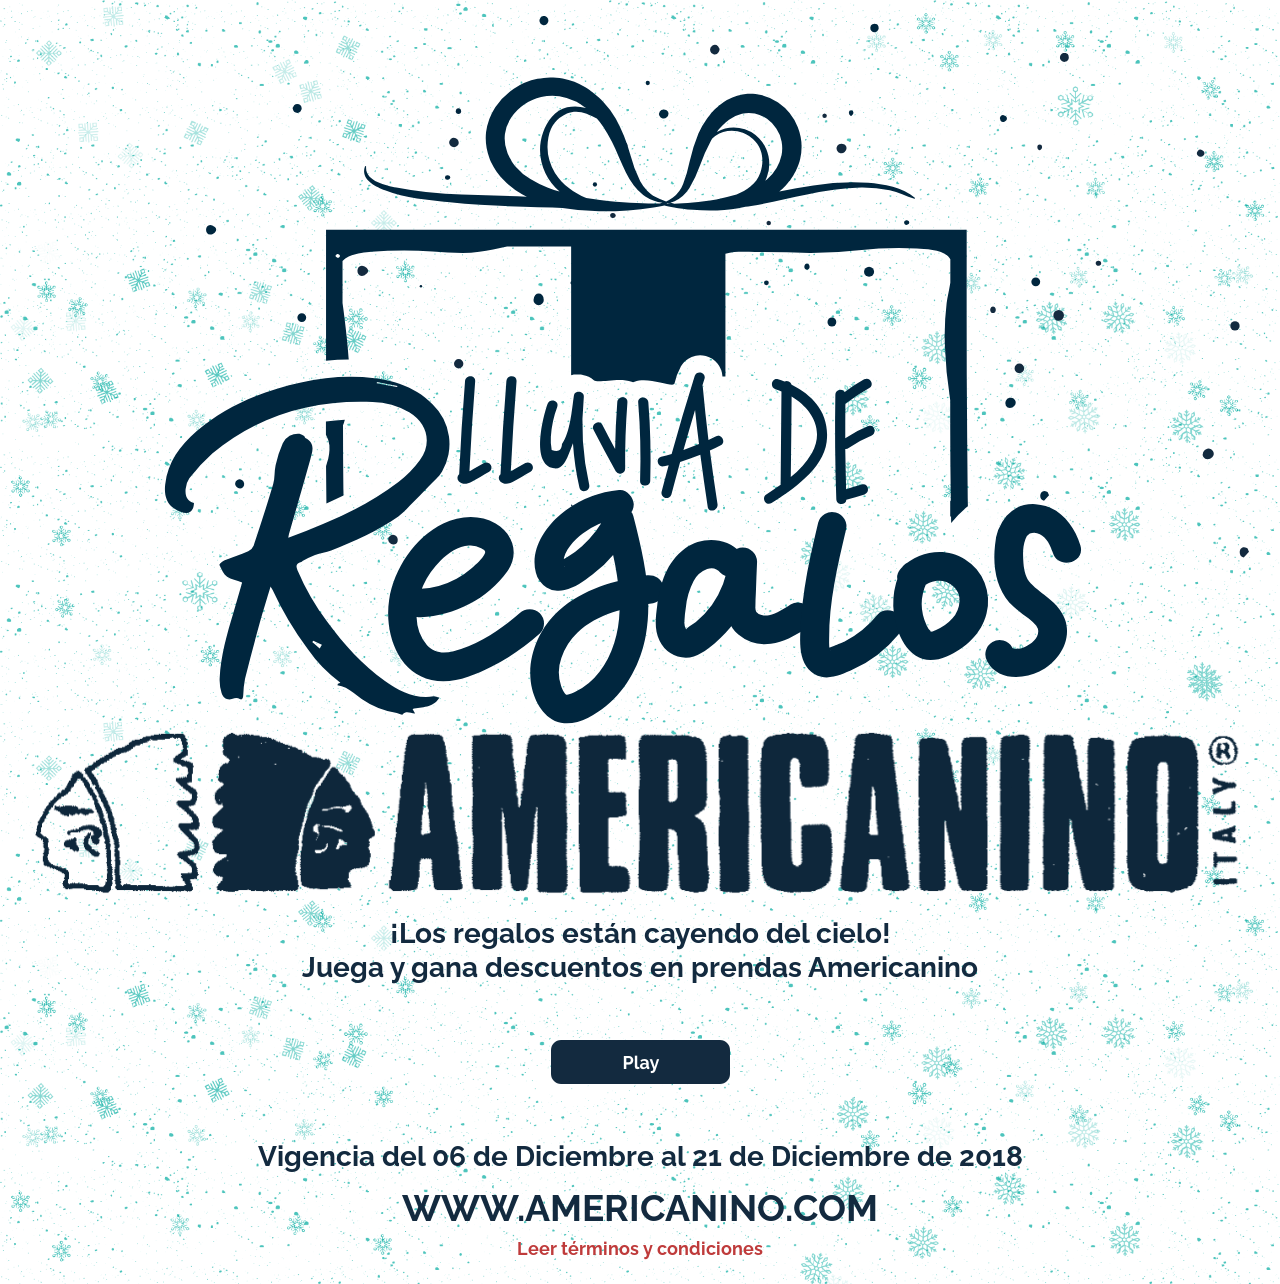
<file: index.html>
<!doctype html>
<html xmlns="http://www.w3.org/1999/xhtml" xmlns:vtex="http://www.vtex.com.br/2009/vtex-common" xmlns:vtex.cmc="http://www.vtex.com.br/2009/vtex-commerce" lang="en-us">
  <head>
  <meta charset="utf-8">
  <meta name="language" content="es-CO" />
  <meta name="country" content="COL" />
  <meta name="currency" content="$" />

  <title>Lluvia de regalos - Americanino Tienda online</title>
  <meta http-equiv="Content-Type" content="text/html;charset=utf-8" />
  <meta name="description" content="Jeans AMERICANINO, denim, jeans para hombre y mujer de la reconocida marca italiana con una propuesta de ropa joven." />
  <meta name="Abstract" content="americanino" />
  <meta name="author" content="americanino" />
  <meta name="copyright" content="americanino" />
  <meta name="vtex-version" content="1.4.1088.1828" />
  <meta http-equiv="pragma" content="no-cache" />

  <meta name="viewport" content="width=device-width, initial-scale=1, shrink-to-fit=no">
  <link rel="stylesheet" type="text/css" href="css/game.css">
  <link rel="stylesheet" href="https://stackpath.bootstrapcdn.com/bootstrap/4.1.3/css/bootstrap.min.css" integrity="sha384-MCw98/SFnGE8fJT3GXwEOngsV7Zt27NXFoaoApmYm81iuXoPkFOJwJ8ERdknLPMO" crossorigin="anonymous">
  <link rel="shortcut icon" href="./img/favicon.ico">
  </head>
  <body class="container-fluid">

    <div class="row p-3">
      <div class="col-12 d-flex justify-content-center">
        <img src="./img/logo-juego.svg" class="img-fluid" alt="lluvia de regalos">
      </div>
      <div class="col-12 pt-3">
        <h2 class="text-center">¡Los regalos están cayendo del cielo!<br>Juega y gana descuentos en prendas Americanino</h2>
      </div>
      <div class="col-12 d-flex justify-content-center">
        <div class="pl-3 pr-3 pt-5 pb-5">
          <a href="./game">
            <img src="./img/button-play.png" class="img-fluid" alt="play-btn">
          </a>
        </div>
      </div>
      <div class="col-12 pt-2">
        <h2 class="text-center">Vigencia del 06 de Diciembre al 21 de Diciembre de 2018</h2>
      </div>
      <div class="col-12 pt-1">
        <a target="_blank" href="https://www.americanino.com/"><h1 class="text-center">WWW.AMERICANINO.COM</h1></a>
        <a target="_blank" href="./terminos-y-condiciones.html"><h3 class="text-center text-red">Leer términos y condiciones</h3></a>
      </div>
    </div>

    <script src="https://code.jquery.com/jquery-3.3.1.slim.min.js" integrity="sha384-q8i/X+965DzO0rT7abK41JStQIAqVgRVzpbzo5smXKp4YfRvH+8abtTE1Pi6jizo" crossorigin="anonymous"></script>
    <script src="https://cdnjs.cloudflare.com/ajax/libs/popper.js/1.14.3/umd/popper.min.js" integrity="sha384-ZMP7rVo3mIykV+2+9J3UJ46jBk0WLaUAdn689aCwoqbBJiSnjAK/l8WvCWPIPm49" crossorigin="anonymous"></script>
    <script src="https://stackpath.bootstrapcdn.com/bootstrap/4.1.3/js/bootstrap.min.js" integrity="sha384-ChfqqxuZUCnJSK3+MXmPNIyE6ZbWh2IMqE241rYiqJxyMiZ6OW/JmZQ5stwEULTy" crossorigin="anonymous"></script>
  </body>
</html>
</file>
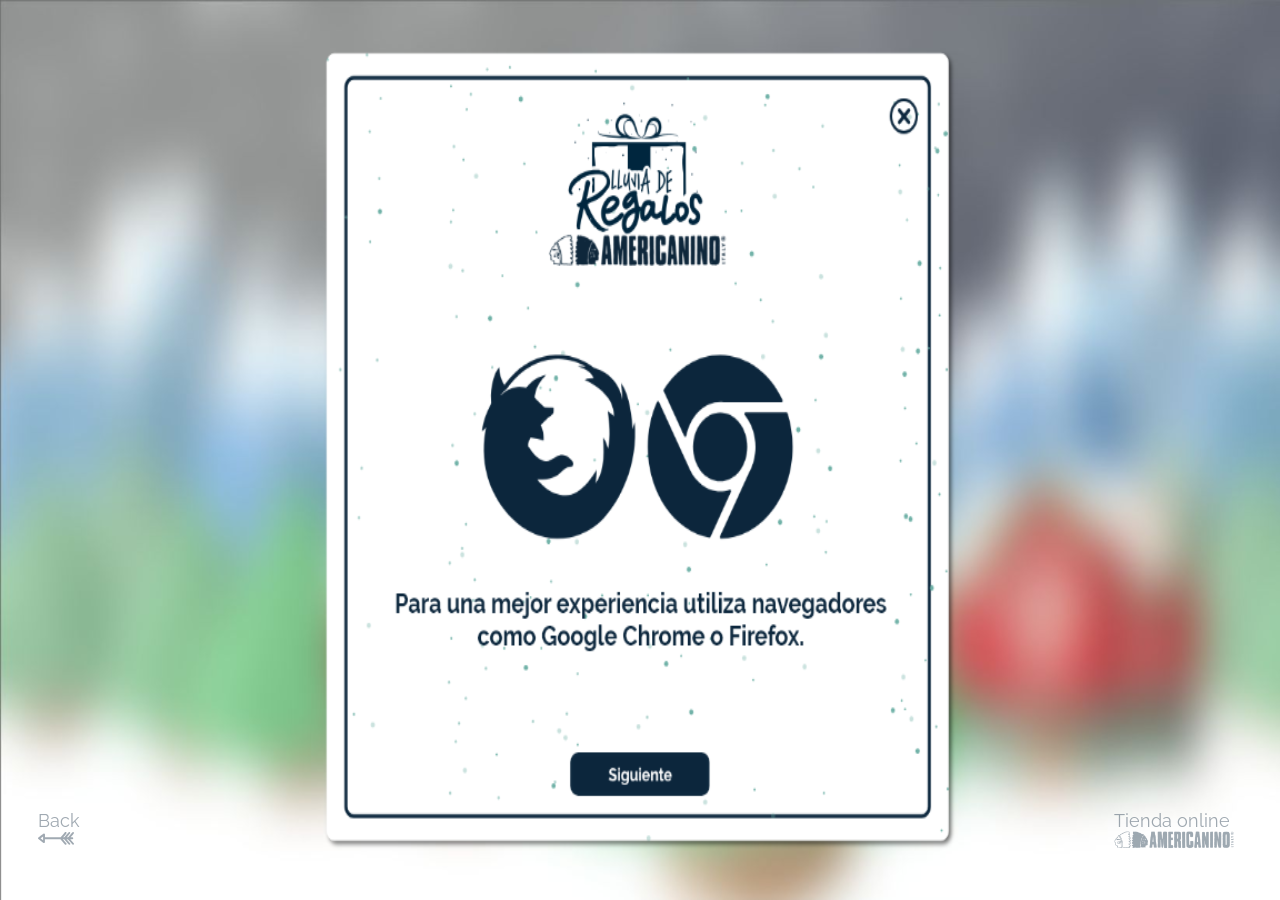
<file: game/index.html>
<!DOCTYPE html>
  <head>
    <meta charset="utf-8">
    <meta name="language" content="es-CO" />
    <meta name="country" content="COL" />
    <meta name="currency" content="$" />

    <title>Lluvia de regalos - Americanino Tienda online</title>
    <meta name="description" content="Jeans AMERICANINO, denim, jeans para hombre y mujer de la reconocida marca italiana con una propuesta de ropa joven." />
    <meta name="Abstract" content="americanino" />
    <meta name="author" content="americanino" />
    <meta name="copyright" content="americanino" />
    <meta name="vtex-version" content="1.4.1088.1828" />
    <meta http-equiv="pragma" content="no-cache" />

    <meta name="viewport" content="user-scalable=no, initial-scale=1">

    <title>Lluvia de regalos</title>
    <link rel="shortcut icon" href="./favicon.ico">

    <link rel="stylesheet" type="text/css" href="css/index.css">

    <script src="./vendor/phaser.min.js"></script>
    <script src="./bundle.js"></script>

  </head>
  <body>
    <div class="back">
      <a href="../index.html"><h1>Back</h1>
      <img src="./img/icon-back.png" alt="lluvia de regalos"></a>
    </div>
    <div class="tienda">
      <a target="_blank" href="https://www.americanino.com/"><h1>Tienda online</h1>
      <img src="./img/Logo_amcno.png" alt="tienda online" style="width: 120px;"></a>
    </div>
    <div id="landscape"></div>
  <div div="game"></div></body>
</html>
</file>
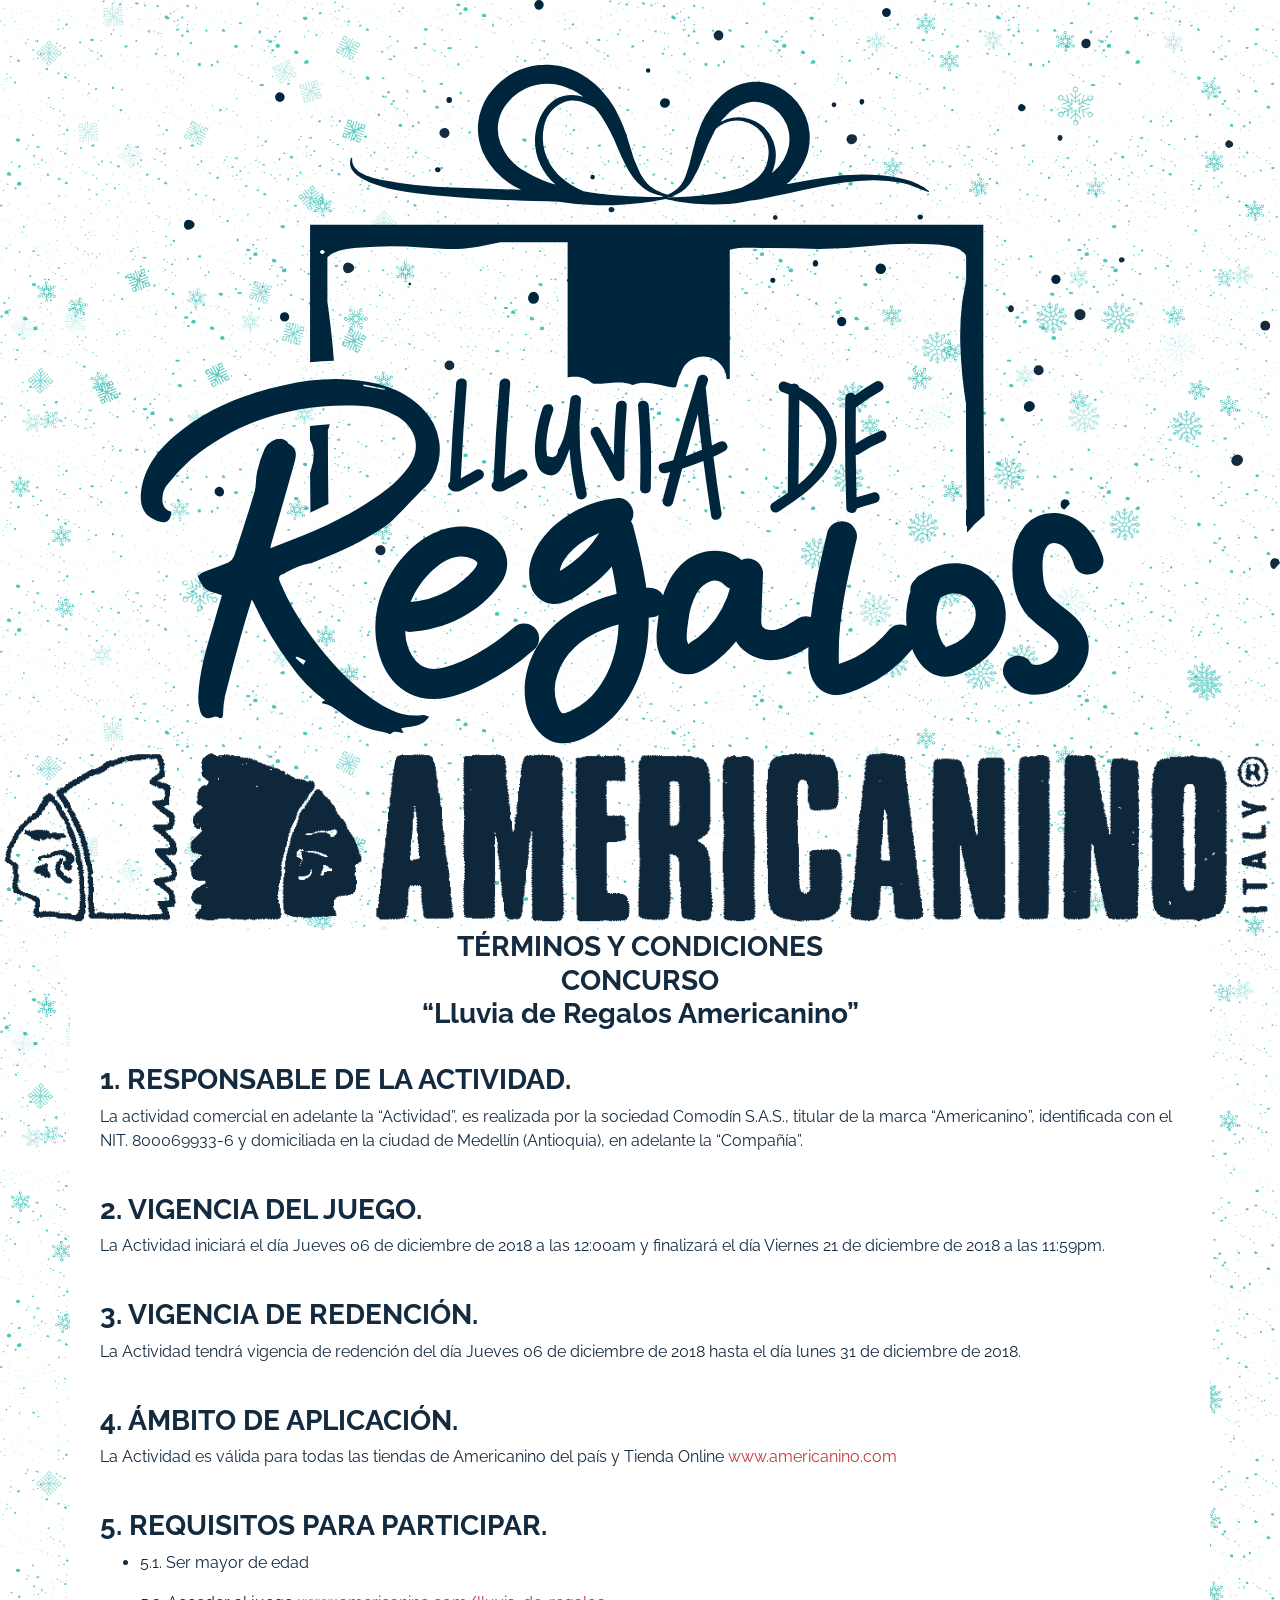
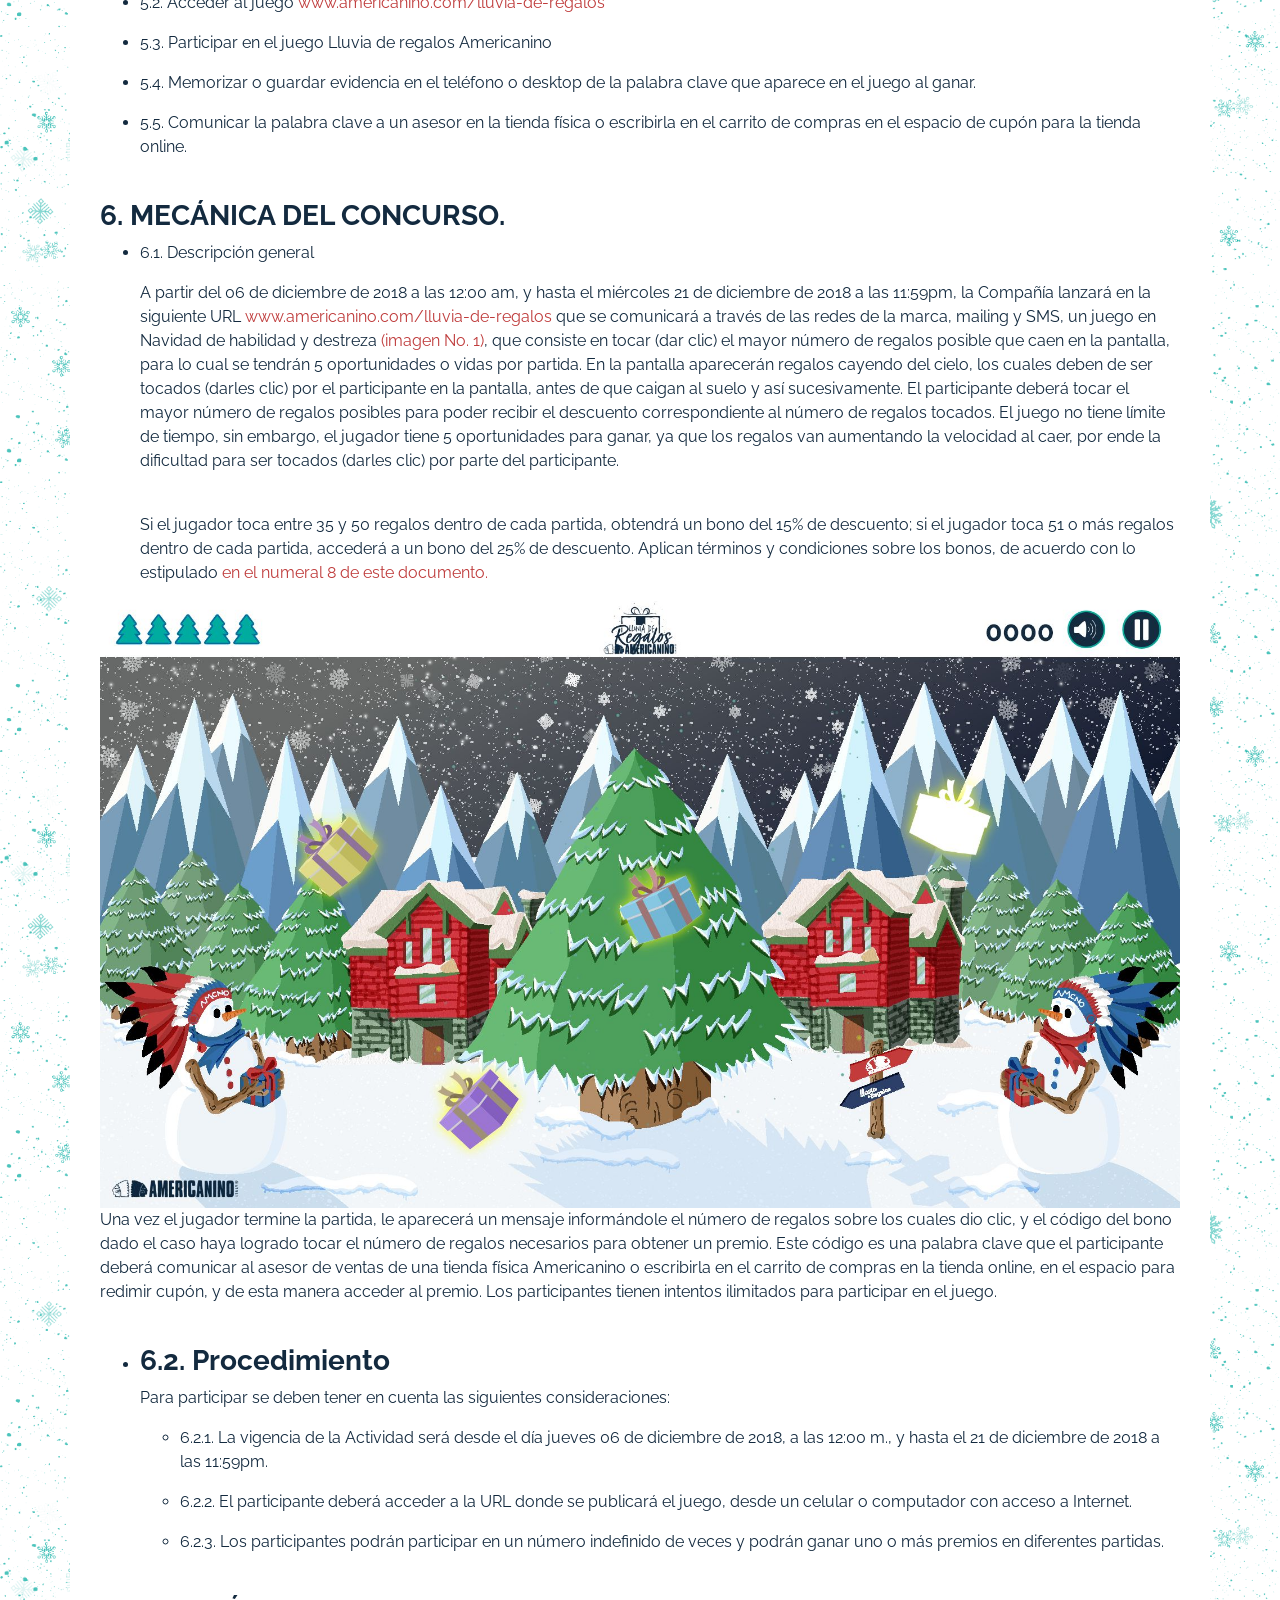
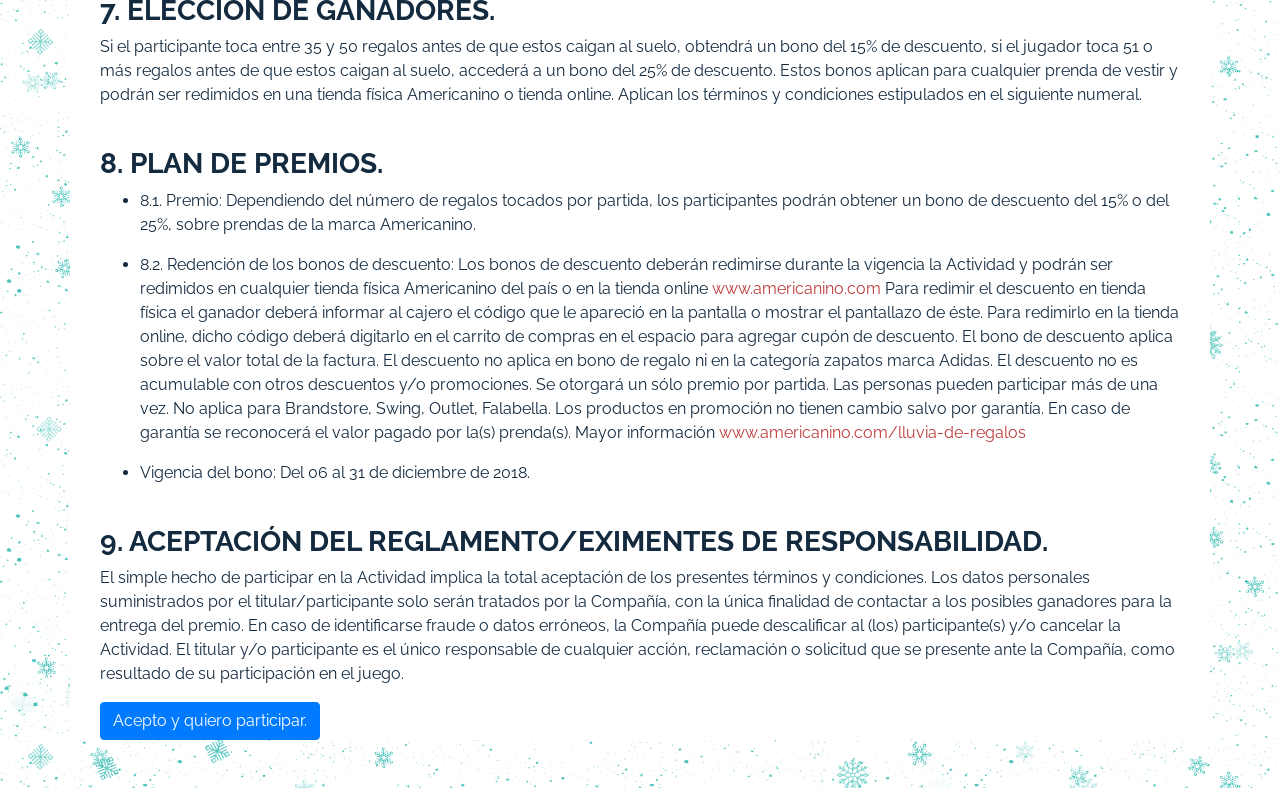
<file: terminos-y-condiciones.html>
<!DOCTYPE html>
<html xmlns="http://www.w3.org/1999/xhtml" xmlns:vtex="http://www.vtex.com.br/2009/vtex-common" xmlns:vtex.cmc="http://www.vtex.com.br/2009/vtex-commerce" lang="en-us">
  <head>
    <meta charset="utf-8">
    <meta name="language" content="es-CO" />
    <meta name="country" content="COL" />
    <meta name="currency" content="$" />

    <title>Términos y condiciones - Americanino Tienda online</title>
    <meta http-equiv="Content-Type" content="text/html;charset=utf-8" />
    <meta name="description" content="Jeans AMERICANINO, denim, jeans para hombre y mujer de la reconocida marca italiana con una propuesta de ropa joven." />
    <meta name="Abstract" content="americanino" />
    <meta name="author" content="americanino" />
    <meta name="copyright" content="americanino" />
    <meta name="vtex-version" content="1.4.1088.1828" />
    <meta http-equiv="pragma" content="no-cache" />

    <meta name="viewport" content="width=device-width, initial-scale=1, shrink-to-fit=no">
    <link rel="stylesheet" type="text/css" href="css/game.css">
    <link rel="stylesheet" href="https://stackpath.bootstrapcdn.com/bootstrap/4.1.3/css/bootstrap.min.css" integrity="sha384-MCw98/SFnGE8fJT3GXwEOngsV7Zt27NXFoaoApmYm81iuXoPkFOJwJ8ERdknLPMO" crossorigin="anonymous">
    <link rel="shortcut icon" href="./img/favicon.ico">
  </head>
  <body class="pb-5">
    <div class="row">
      <div class="col-12 d-flex justify-content-center">
        <img src="./img/logo-juego.svg" class="img-fluid" alt="lluvia de regalos">
      </div>
    </div>
    <div class="row mx-auto container bg-white">
      <div class="col-12">
        <h2 class="text-center">TÉRMINOS Y CONDICIONES<br> CONCURSO<br>“Lluvia de Regalos Americanino”</h2>
        <br>
        <h2>1. RESPONSABLE DE LA ACTIVIDAD.</h2>
        <p>La actividad comercial en adelante la “Actividad”, es realizada por la sociedad Comodín S.A.S., titular de la marca “Americanino”, identificada con el NIT. 800069933-6 y domiciliada en la ciudad de Medellín (Antioquia), en adelante la “Compañía”.</p>
        <br>
        <h2>2. VIGENCIA DEL JUEGO.</h2>
        <p>La Actividad iniciará el día Jueves 06 de diciembre de 2018 a las 12:00am y finalizará el día Viernes 21 de diciembre de 2018 a las 11:59pm.</p>
        <br>
        <h2>3. VIGENCIA DE REDENCIÓN.</h2>
        <p>La Actividad tendrá vigencia de redención del día Jueves 06 de diciembre de 2018 hasta el día lunes 31 de diciembre de 2018.</p>
        <br>
        <h2>4. ÁMBITO DE APLICACIÓN.</h2>
        <p>La Actividad es válida para todas las tiendas de Americanino del país y Tienda Online <a class="text-red" href="https://www.americanino.com">www.americanino.com</a> </p>
        <br>
       <h2>5. REQUISITOS PARA PARTICIPAR.</h2>
       <ul>
         <li> <p>5.1. Ser mayor de edad</p> </li>
         <li> <p>5.2. Acceder al juego <a class="text-red" href="https://www.americanino.com/lluvia-de-regalos">www.americanino.com/lluvia-de-regalos</a></p>  </li>
         <li> <p>5.3. Participar en el juego Lluvia de regalos Americanino</p> </li>
         <li> <p>5.4. Memorizar o guardar evidencia en el teléfono o desktop de la palabra clave que aparece en el juego al ganar.</p> </li>
         <li> <p>5.5. Comunicar la palabra clave a un asesor en la tienda física o escribirla en el carrito de compras en el espacio de cupón para la tienda online.</p> </li>
       </ul>
       <br>
       <h2>6. MECÁNICA DEL CONCURSO.</h2>
       <ul>
         <li> <p>6.1. Descripción general</p> </li>
         <p>A partir del 06 de diciembre de 2018 a las 12:00 am, y hasta el miércoles 21 de diciembre de 2018 a las 11:59pm, la Compañía lanzará en la siguiente URL <a class="text-red" href="https://www.americanino.com/lluvia-de-regalos">www.americanino.com/lluvia-de-regalos</a> que se comunicará a través de las redes de la marca, mailing y SMS, un juego en Navidad de habilidad y destreza <a class="text-red" href="#img01">(imagen No. 1)</a>, que consiste en tocar (dar clic) el mayor número de regalos posible que caen en la pantalla, para lo cual se tendrán 5 oportunidades o vidas por partida. En la pantalla aparecerán regalos cayendo del cielo, los cuales deben de ser tocados (darles clic) por el participante en la pantalla, antes de que caigan al suelo y así sucesivamente. El participante deberá tocar el mayor número de regalos posibles para poder recibir el descuento correspondiente al número de regalos tocados. El juego no tiene límite de tiempo, sin embargo, el jugador tiene 5 oportunidades para ganar, ya que los regalos van aumentando la velocidad al caer, por ende la dificultad para ser tocados (darles clic) por parte del participante.
         </p>
         <br>
         <p>Si el jugador toca entre 35 y 50 regalos dentro de cada partida, obtendrá un bono del 15% de descuento; si el jugador toca 51 o más regalos dentro de cada partida, accederá a un bono del 25% de descuento. Aplican términos y condiciones sobre los bonos, de acuerdo con lo estipulado <a class="text-red" href="#08">en el numeral 8 de este documento.</a></p>
        </ul>
         <img id="img01" src="./img/terms01.jpg" class="img-fluid" alt="ui-game">
         <br>
         <p>Una vez el jugador termine la partida, le aparecerá un mensaje informándole el número de regalos sobre los cuales dio clic, y el código del bono dado el caso haya logrado tocar el número de regalos necesarios para obtener un premio. Este código es una palabra clave que el participante deberá comunicar al asesor de ventas de una tienda física Americanino o escribirla en el carrito de compras en la tienda online, en el espacio para redimir cupón, y de esta manera acceder al premio. Los participantes tienen intentos ilimitados para participar en el juego.</p>
         <br>
       <ul>
         <li> <h2>6.2. Procedimiento</h2> </li>
         <p>Para participar se deben tener en cuenta las siguientes consideraciones:</p>
          <ul>
            <li> <p>6.2.1. La vigencia de la Actividad será desde el día jueves 06 de diciembre de 2018, a las 12:00 m., y hasta el 21 de diciembre de 2018 a las 11:59pm.</p> </li>
            <li> <p>6.2.2. El participante deberá acceder a la URL donde se publicará el juego, desde un celular o computador con acceso a Internet.</p> </li>
            <li> <p>6.2.3. Los participantes podrán participar en un número indefinido de veces y podrán ganar uno o más premios en diferentes partidas.</p> </li>
          </ul>
      </ul>
      <br>
       <h2>7. ELECCIÓN DE GANADORES.</h2>
       <p>Si el participante toca entre 35 y 50 regalos antes de que estos caigan al suelo, obtendrá un bono del 15% de descuento, si el jugador toca 51 o más regalos antes de que estos caigan al suelo, accederá a un bono del 25% de descuento. Estos bonos aplican para cualquier prenda de vestir y podrán ser redimidos en una tienda física Americanino o tienda online. Aplican los términos y condiciones estipulados en el siguiente numeral.</p>
       <br>
        <h2 id="08">8. PLAN DE PREMIOS.</h2>
       <ul>
         <li> <p>8.1. Premio: Dependiendo del número de regalos tocados por partida, los participantes podrán obtener un bono de descuento del 15% o del 25%, sobre prendas de la marca Americanino.</p> </li>
         <li> <p>8.2. Redención de los bonos de descuento: Los bonos de descuento deberán redimirse durante la vigencia la Actividad y podrán ser redimidos en cualquier tienda física Americanino del país o en la tienda online <a class="text-red" href="https://www.americanino.com">www.americanino.com</a>  Para redimir el descuento en tienda física el ganador deberá informar al cajero el código que le apareció en la pantalla o mostrar el pantallazo de éste. Para redimirlo en la tienda online, dicho código deberá digitarlo en el carrito de compras en el espacio para agregar cupón de descuento. El bono de descuento aplica sobre el valor total de la factura. El descuento no aplica en bono de regalo ni en la categoría zapatos marca Adidas. El descuento no es acumulable con otros descuentos y/o promociones. Se otorgará un sólo premio por partida. Las personas pueden participar más de una vez. No aplica para Brandstore, Swing, Outlet, Falabella. Los productos en promoción no tienen cambio salvo por garantía. En caso de garantía se reconocerá el valor pagado por la(s) prenda(s). Mayor información
          <a class="text-red" href="https://www.americanino.com/lluvia-de-regalos">www.americanino.com/lluvia-de-regalos</a>
         </p></li>
         <li> <p>Vigencia del bono: Del 06 al 31 de diciembre de 2018.</p> </li>
       </ul>
       <br>
       <h2>9. ACEPTACIÓN DEL REGLAMENTO/EXIMENTES DE RESPONSABILIDAD.</h2>
       <p>El simple hecho de participar en la Actividad implica la total aceptación de los presentes términos y condiciones. Los datos personales suministrados por el titular/participante solo serán tratados por la Compañía, con la única finalidad de contactar a los posibles ganadores para la entrega del premio. En caso de identificarse fraude o datos erróneos, la Compañía puede descalificar al (los) participante(s) y/o cancelar la Actividad. El titular y/o participante es el único responsable de cualquier acción, reclamación o solicitud que se presente ante la Compañía, como resultado de su participación en el juego.</p>
      </div>
      <div class="col-12">
        <a class="btn btn-primary btn-large text-white" href="https://www.americanino.com/lluvia-de-regalos" role="button">Acepto y quiero participar.</a>
      </div>
   </div>

   <script src="https://code.jquery.com/jquery-3.3.1.slim.min.js" integrity="sha384-q8i/X+965DzO0rT7abK41JStQIAqVgRVzpbzo5smXKp4YfRvH+8abtTE1Pi6jizo" crossorigin="anonymous"></script>
   <script src="https://cdnjs.cloudflare.com/ajax/libs/popper.js/1.14.3/umd/popper.min.js" integrity="sha384-ZMP7rVo3mIykV+2+9J3UJ46jBk0WLaUAdn689aCwoqbBJiSnjAK/l8WvCWPIPm49" crossorigin="anonymous"></script>
   <script src="https://stackpath.bootstrapcdn.com/bootstrap/4.1.3/js/bootstrap.min.js" integrity="sha384-ChfqqxuZUCnJSK3+MXmPNIyE6ZbWh2IMqE241rYiqJxyMiZ6OW/JmZQ5stwEULTy" crossorigin="anonymous"></script>
  </body>
</html>
</file>
<file: css/game.css>
@import url('https://fonts.googleapis.com/css?family=Raleway:400,700');
body{background-image: url(../img/fondo.png);background-size: 100vw;font-size: 16px;font-family: 'Raleway', sans-serif !important; color: #132A3F !important;}
#terms{background-color: white;}
h1{font-weight: 700 !important; font-size: 2.3em !important;}
h2{font-size: 1.75em !important; font-weight: 700 !important;}
h3{font-size: 1.125em !important; font-weight: 700 !important;}
p{font-size: 1em !important;font-weight: 400 !important;}
a{color: #132A3F !important; text-decoration: none !important;}
a:hover{ color: #BF3B3B !important; text-decoration: underline !important;}
.text-red{ color: #BF3B3B !important;}
@media (max-width: 576px) { h1{ font-size: 1.175em !important; } h2{ font-size: 1.125em !important; font-weight: 700 !important; } h3{ font-size: 1em !important; font-weight: 700 !important; } p{ font-size: 1em !important; font-weight: 400 !important; }}
@media (max-width: 769px) { body{ background-image: url(../img/fondo-ipad.png); background-size: 100vw; }}
</file>
<file: game/css/index.css>
/* http://meyerweb.com/eric/tools/css/reset/
   v2.0 | 20110126
   License: none (public domain)
*/
@import url('https://fonts.googleapis.com/css?family=Raleway:400,700');

/* Reset */
html, body, div, span, applet, object, iframe,
h1, h2, h3, h4, h5, h6, p, blockquote, pre,
a, abbr, acronym, address, big, cite, code,
del, dfn, em, img, ins, kbd, q, s, samp,
small, strike, strong, sub, sup, tt, var,
b, u, i, center,
dl, dt, dd, ol, ul, li,
fieldset, form, label, legend,
table, caption, tbody, tfoot, thead, tr, th, td,
article, aside, canvas, details, embed,
figure, figcaption, footer, header, hgroup,
menu, nav, output, ruby, section, summary,
time, mark, audio, video {
	margin: 0;
	padding: 0;
	border: 0;
	font-size: 100%;
	font: inherit;
	vertical-align: baseline;
}

@font-face{
    font-family: 'Raleway Regular';
    src: local('Raleway Regular'), url('fonts/Raleway-Regular.ttf') format('ttf');
}

@font-face{
    font-family: 'Raleway Bold';
    src: local('Raleway Bold'), url('fonts/Raleway-Bold.ttf') format('ttf');
}


body {
  background-color: #ffffff;
}

#landscape {
    width:100%;
    height:100%;
    position:fixed;
    top:0px;
    left:0px;
    background-color:white;
    background-image:url('../assets/landscape-message.png');
    background-size : 95% ;
    background-repeat:no-repeat;
    background-position: center center;
    display:block;
}

.back{
	position: absolute;
	top:90%;
  left: 3%;
  opacity: .4;
}

.tienda{
  position: absolute;
  top: 90%;
  left: 87%;
  opacity: .4;
}

a{
  text-decoration: none;
}

h1
{
  font-family: 'Raleway', sans-serif;
  font-size: 18px;
  color: #132A3F;
}

@media (max-width: 576px) {
  .back{
  	top:91%;
    left: 9%;
  }
  .tienda{
    left: 62%;
    top: 91%;
  }
}
</file>
